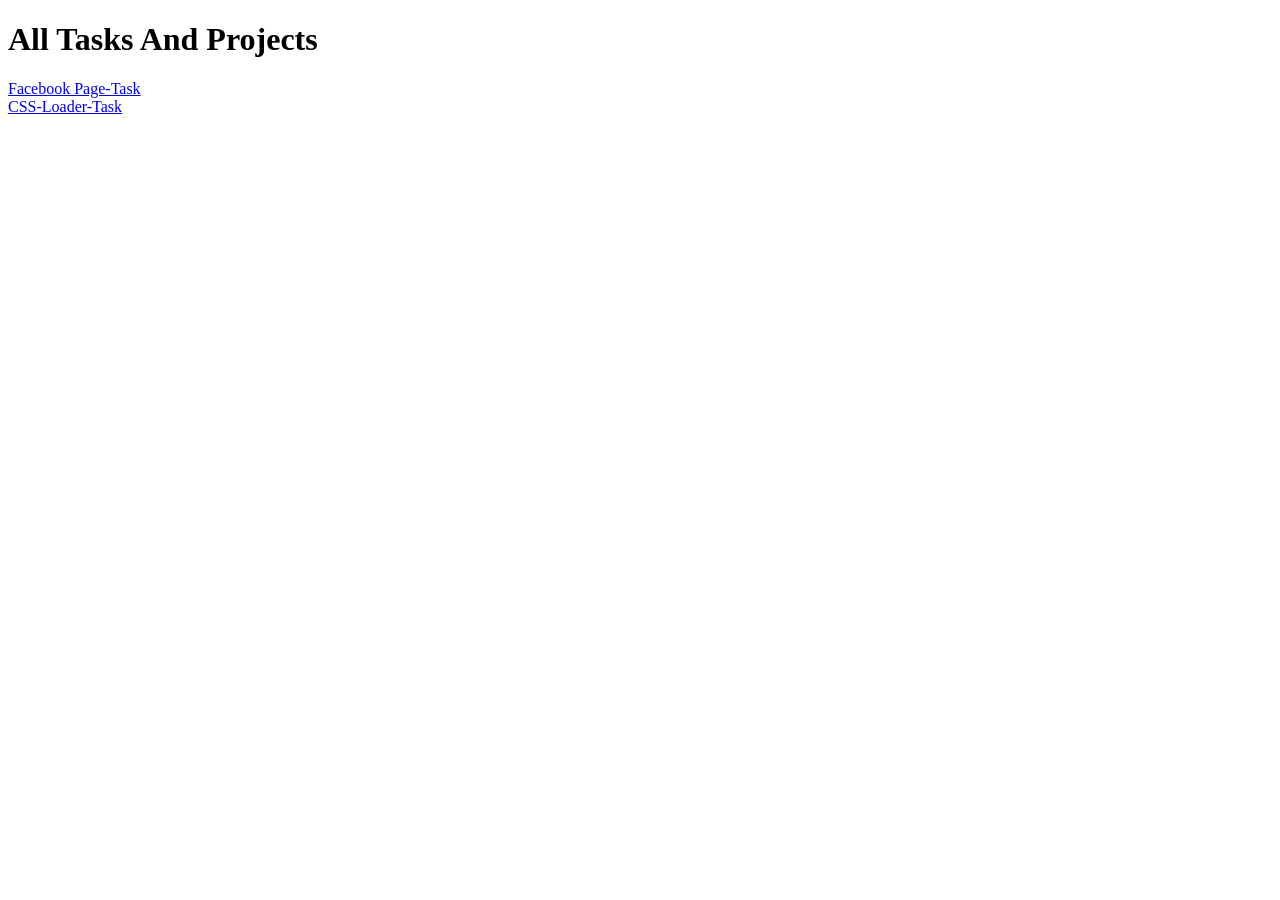
<file: index.html>
<!DOCTYPE html>
<html lang="en">
<head>
    <meta charset="UTF-8">
    <meta name="viewport" content="width=device-width, initial-scale=1.0">
    <title>Tasks</title>
</head>
<body>
    <h1>All Tasks And Projects</h1>
    <a href="Project1/index.html" target="_blank">Facebook Page-Task</a> <br>
    <a href="Task CSS-Loader/index.html" target="_blank">CSS-Loader-Task</a> <br>

</body>
</html>
</file>
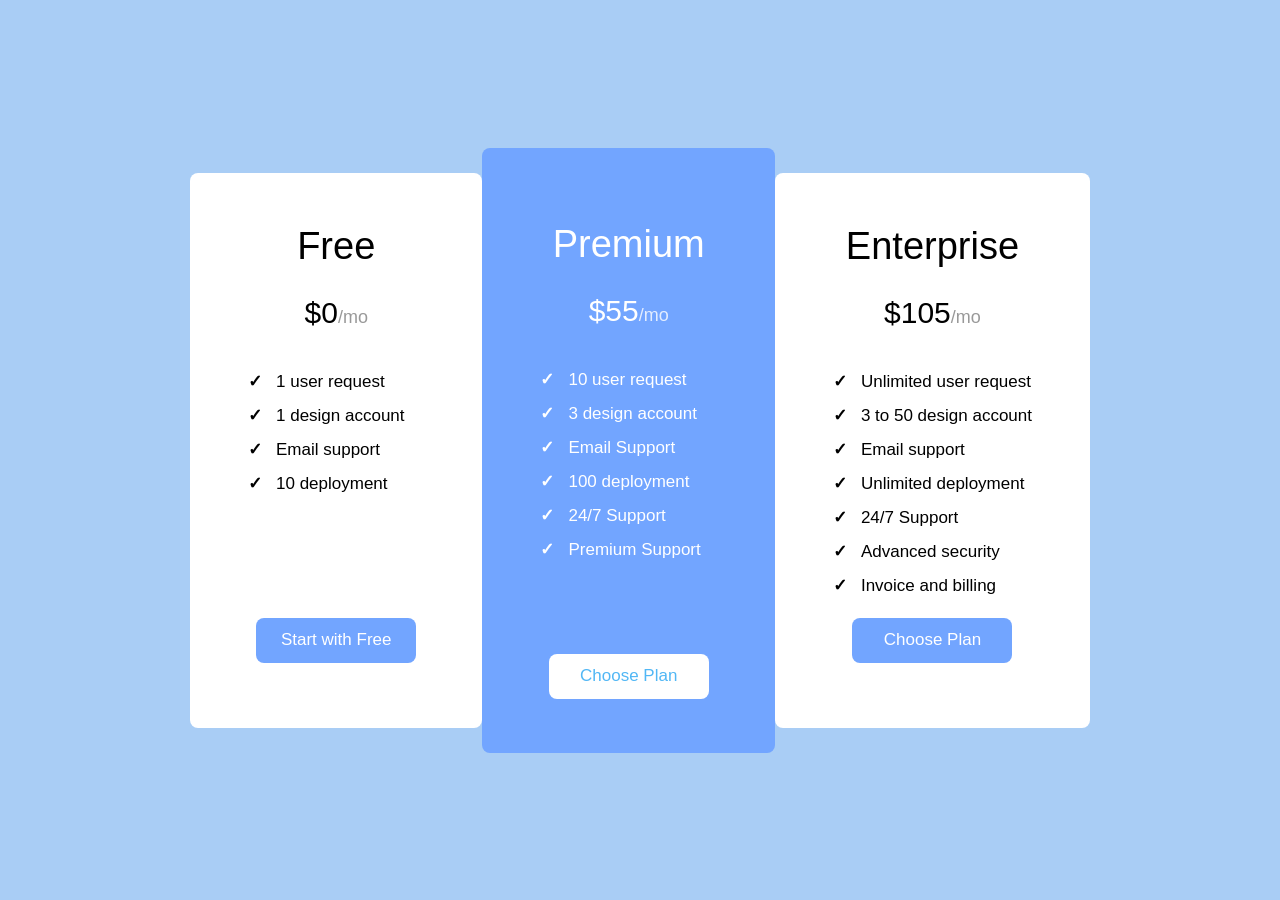
<file: Task CSS Units/index.html>
<!DOCTYPE html>
<html lang="en">
<head>
  <meta charset="UTF-8">
  <meta name="viewport" content="width=device-width, initial-scale=1.0">
  <title>Pricing Cards</title>
  <link rel="stylesheet" href="style.css">
</head>
<body>

  <div class="pricing-container">

    <div class="pricing-card free">
      <h2>Free</h2>
      <div class="price">$0<span>/mo</span></div>

      <ul>
        <li>1 user request</li>
        <li>1 design account</li>
        <li>Email support</li>
        <li>10 deployment</li>
      </ul>

      <button>Start with Free</button>
    </div>

    <div class="pricing-card premium">
      <h2>Premium</h2>
      <div class="price">$55<span>/mo</span></div>

      <ul>
        <li>10 user request</li>
        <li>3 design account</li>
        <li>Email Support</li>
        <li>100 deployment</li>
        <li>24/7 Support</li>
        <li>Premium Support</li>
      </ul>

      <button>Choose Plan</button>
    </div>

    <div class="pricing-card enterprise">
      <h2>Enterprise</h2>
      <div class="price">$105<span>/mo</span></div>

      <ul>
        <li>Unlimited user request</li>
        <li>3 to 50 design account</li>
        <li>Email support</li>
        <li>Unlimited deployment</li>
        <li>24/7 Support</li>
        <li>Advanced security</li>
        <li>Invoice and billing</li>
      </ul>

      <button>Choose Plan</button>
    </div>

  </div>

</body>
</html>
</file>
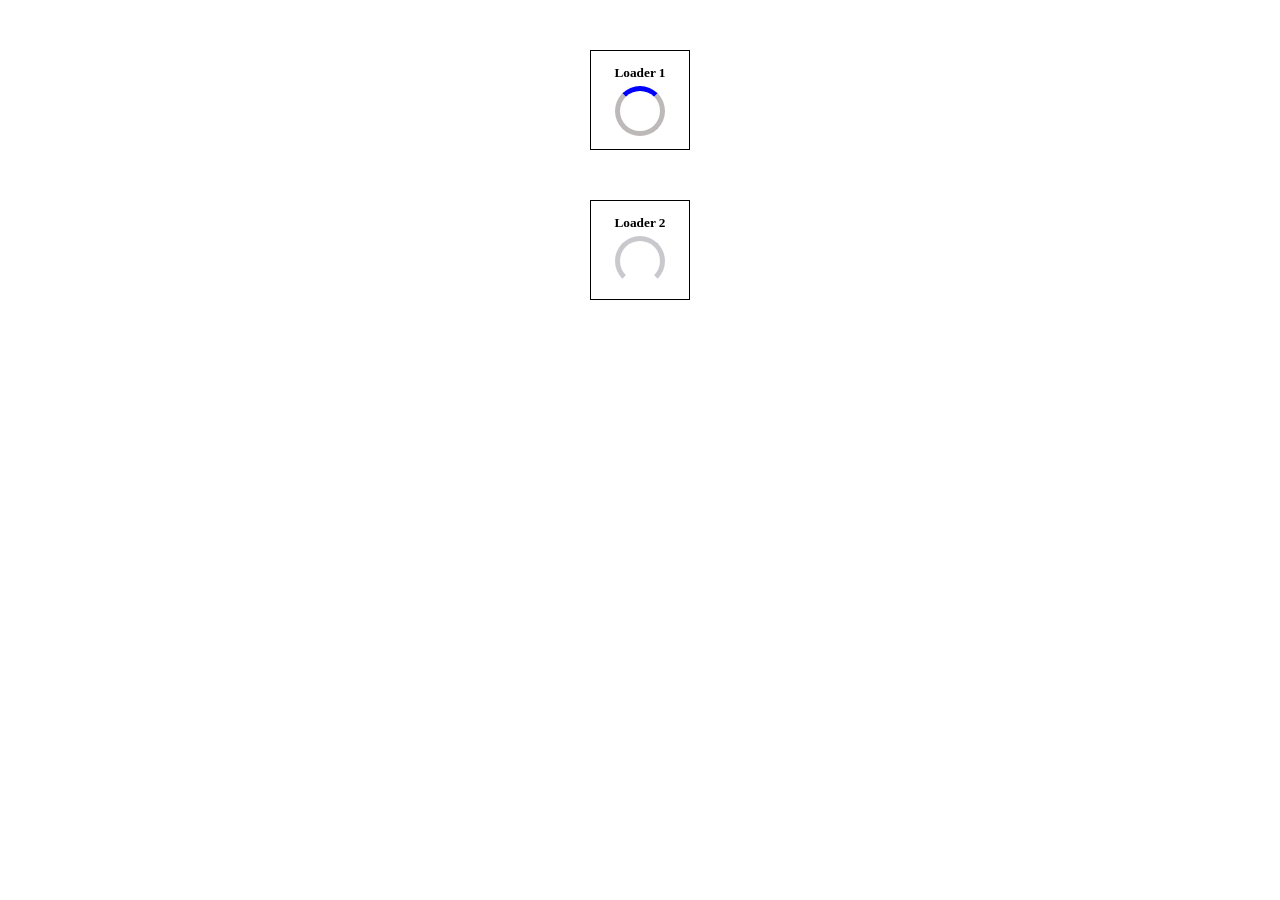
<file: Task CSS-Loader/index.html>
<!DOCTYPE html>
<html lang="en">
<head>
    <meta charset="UTF-8">
    <meta name="viewport" content="width=device-width, initial-scale=1.0">
    <title>CSS-Loader</title>
    <link rel="stylesheet" href="style.css">
</head>
<body>
    <div class="loader">
        <h5>Loader 1</h5>
<div class="loader1"></div>
    </div>
    <div class="loader">
        <h5>Loader 2</h5>
<div class="loader2"></div>
    </div>
</body>
</html>
</file>
<file: Task CSS Units/style.css>
* {
  box-sizing: border-box;
  margin: 0;
  padding: 0;
}

body {
  min-height: 100vh;
  background: #a9cdf5;
  font-family: Arial,sans-serif;
  display: flex;
  justify-content: center;
  align-items: center;
}

.pricing-container {
  width: 900px;
  display: flex;
  align-items: center;
  justify-content: center;
}

.pricing-card {
  width: 325px;
  height: 555px;
  background: #fff;
  border-radius: 8px;
  padding: 52px 58px 30px;
  position: relative;
  transition: transform 0.3s ease;
}
.pricing-card:hover{
  transform: scale(1.05);
}

.pricing-card h2 {
  text-align: center;
  font-size: 38px;
  font-weight: 400;
  margin-bottom: 28px;
}

.price {
  text-align: center;
  font-size: 30px;
  font-weight: 500;
  margin-bottom: 35px;
}

.price span {
  font-size: 18px;
  color: #999;
  font-weight: 400;
}

.pricing-card ul {
  list-style: none;
}

.pricing-card li {
  position: relative;
  font-size: 17px;
  line-height: 34px;
  padding-left: 28px;
  white-space: nowrap;
}

.pricing-card li::before {
  content: "✓";
  position: absolute;
  left: 0;
  font-weight: bold;
}

.pricing-card button {
  position: absolute;
  bottom: 65px;
  left: 50%;
  transform: translateX(-50%);
  width: 160px;
  height: 45px;
  border: none;
  border-radius: 8px;
  background:#72a5ff;
  color: white;
  font-size: 17px;
  cursor: pointer;

}

/* Premium card */
.premium {
  height: 605px;
  padding-top: 75px;
  background: #72a5ff;
  color: white;
  z-index: 1;
}

.premium .price span {
  color: white;
  opacity: .8;
}

.premium li::before {
  color: white;
}

.premium button {
  background: white;
  color: #51b7f5;
  bottom: 54px;
}
</file>
<file: Task CSS-Loader/style.css>
* {
  margin: 0;
  padding: 0;
  box-sizing: border-box;
}
body {
  display: flex;
  flex-direction: column;
  justify-content: center;
  align-items: center;
  margin-top: 50px;
  gap: 50px;
}
.loader {
  height: 100px;
  width: 100px;
  border: 1px solid black;
  display: flex;
  flex-direction: column;
  justify-content: center;
  align-items: center;
  gap: 5px;
}
.loader1 {
  height: 50px;
  width: 50px;
  border-radius: 1px solid black;
  border: 5px solid rgb(189, 185, 185);
  border-top: 5px solid blue;
  border-radius: 50%;
  animation: spin 1s linear infinite;
}
@keyframes spin {
  100% {
    transform: rotate(360deg);
  }
  /* 0%{
        transform: rotate(0deg);
        
    }100%{
        transform: rotate(360deg);
    } */
}
.loader2 {
  height: 50px;
  width: 50px;
  border-radius: 1px solid black;
  border: 5px solid rgb(201, 201, 205);
  border-bottom-color: transparent;
  border-radius: 50%;
  animation: spin 1s linear infinite;
}
</file>
